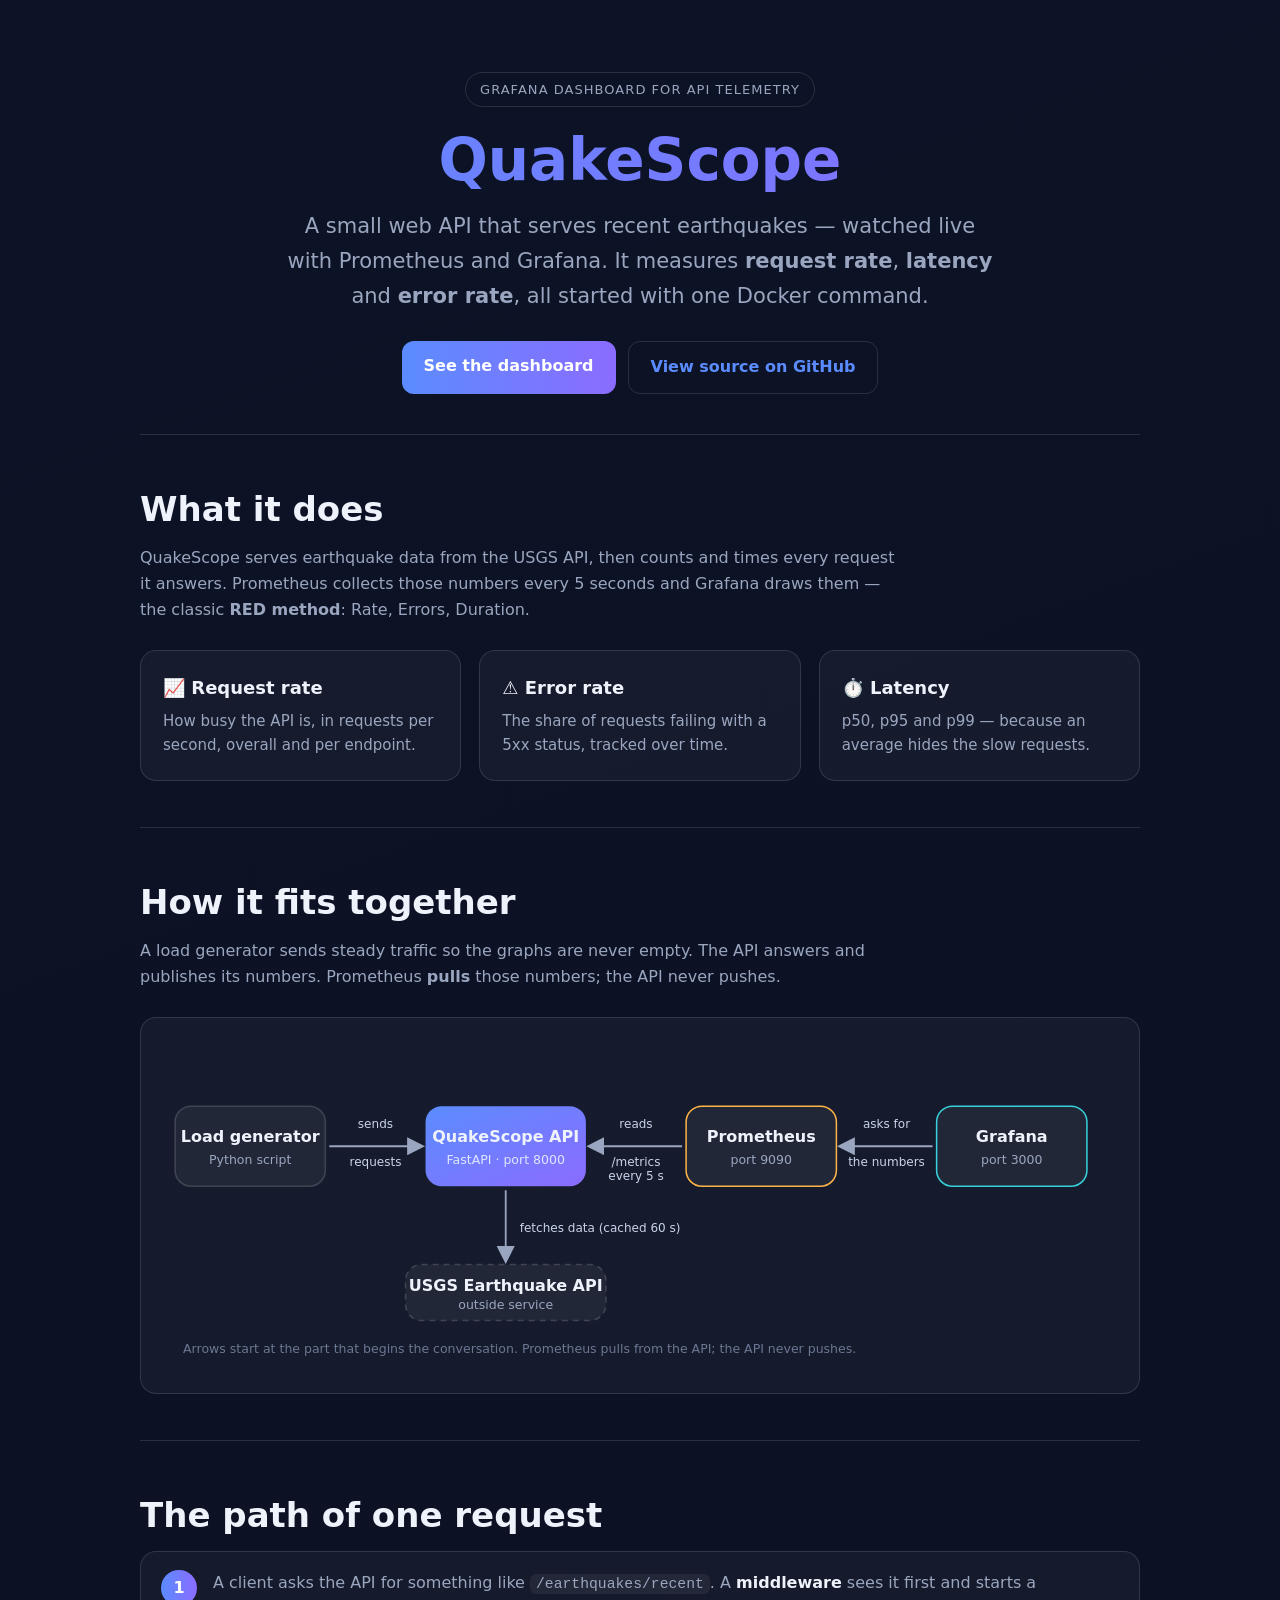
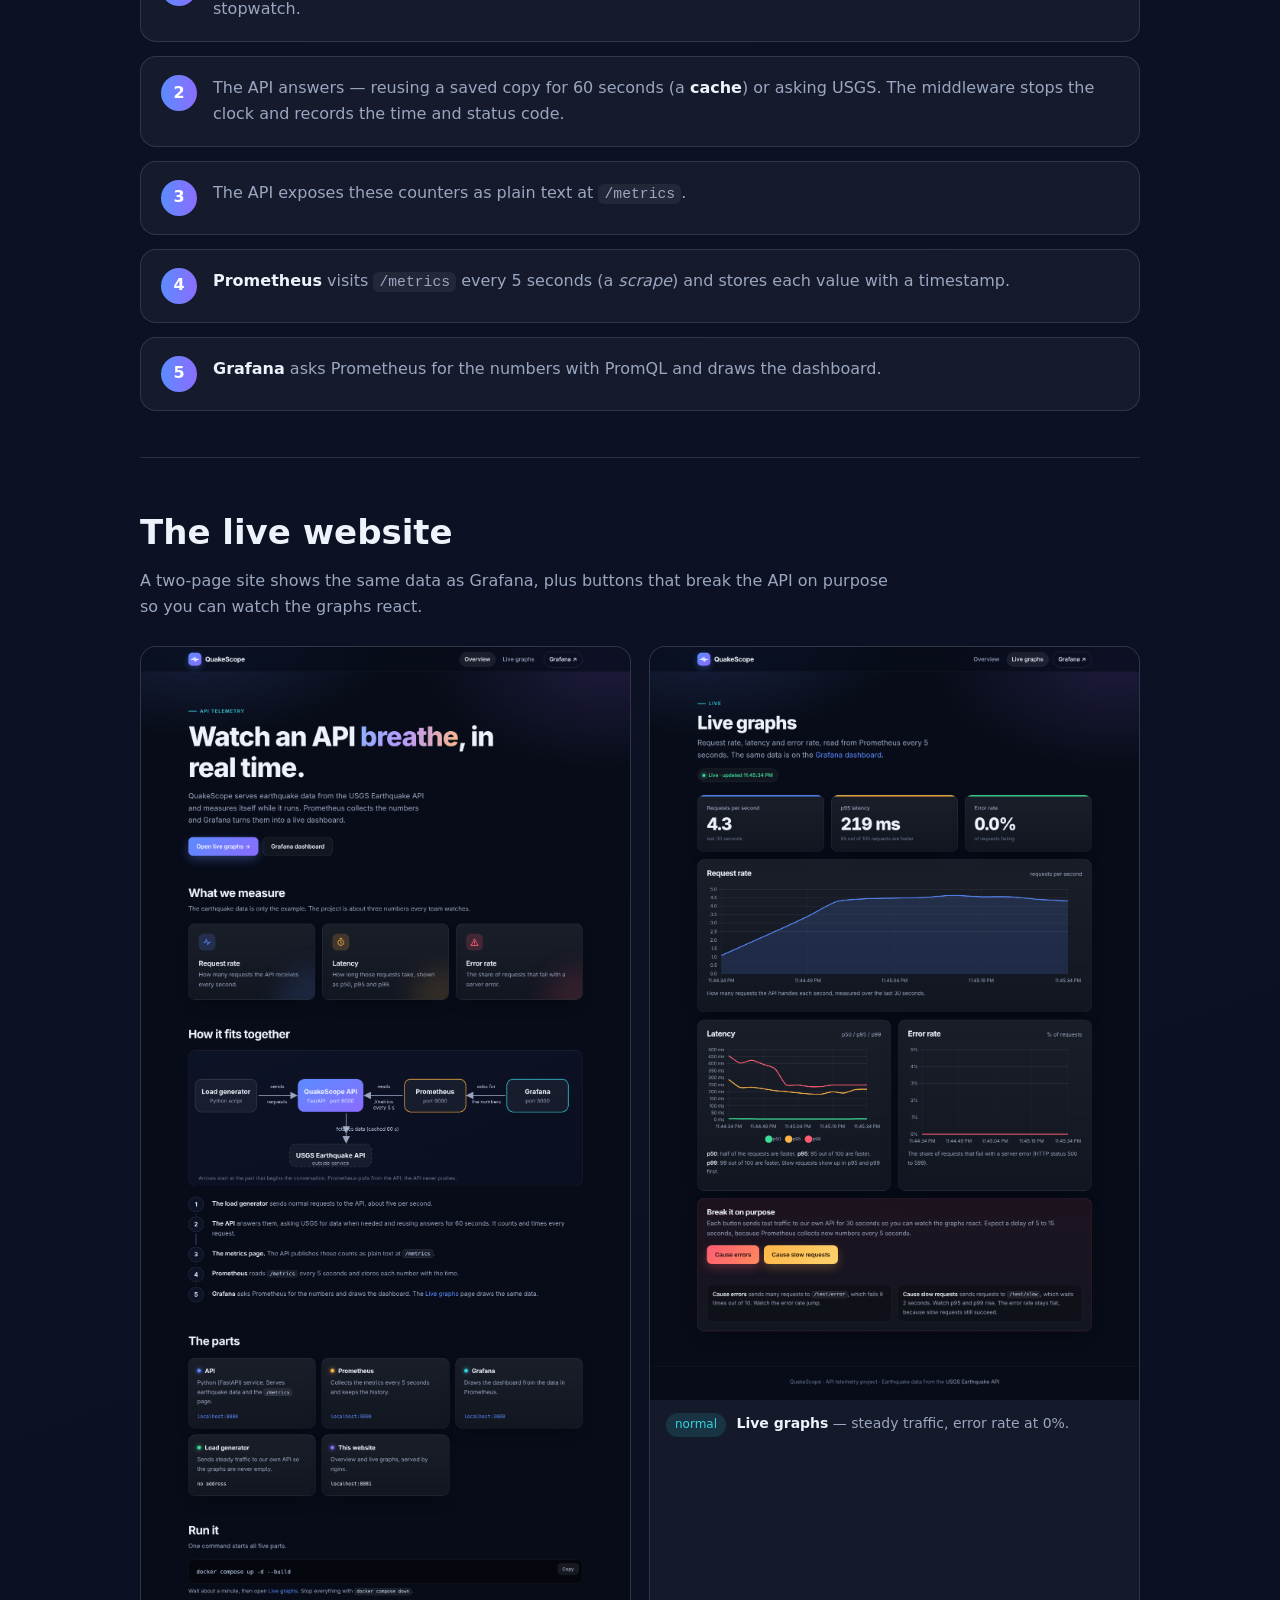
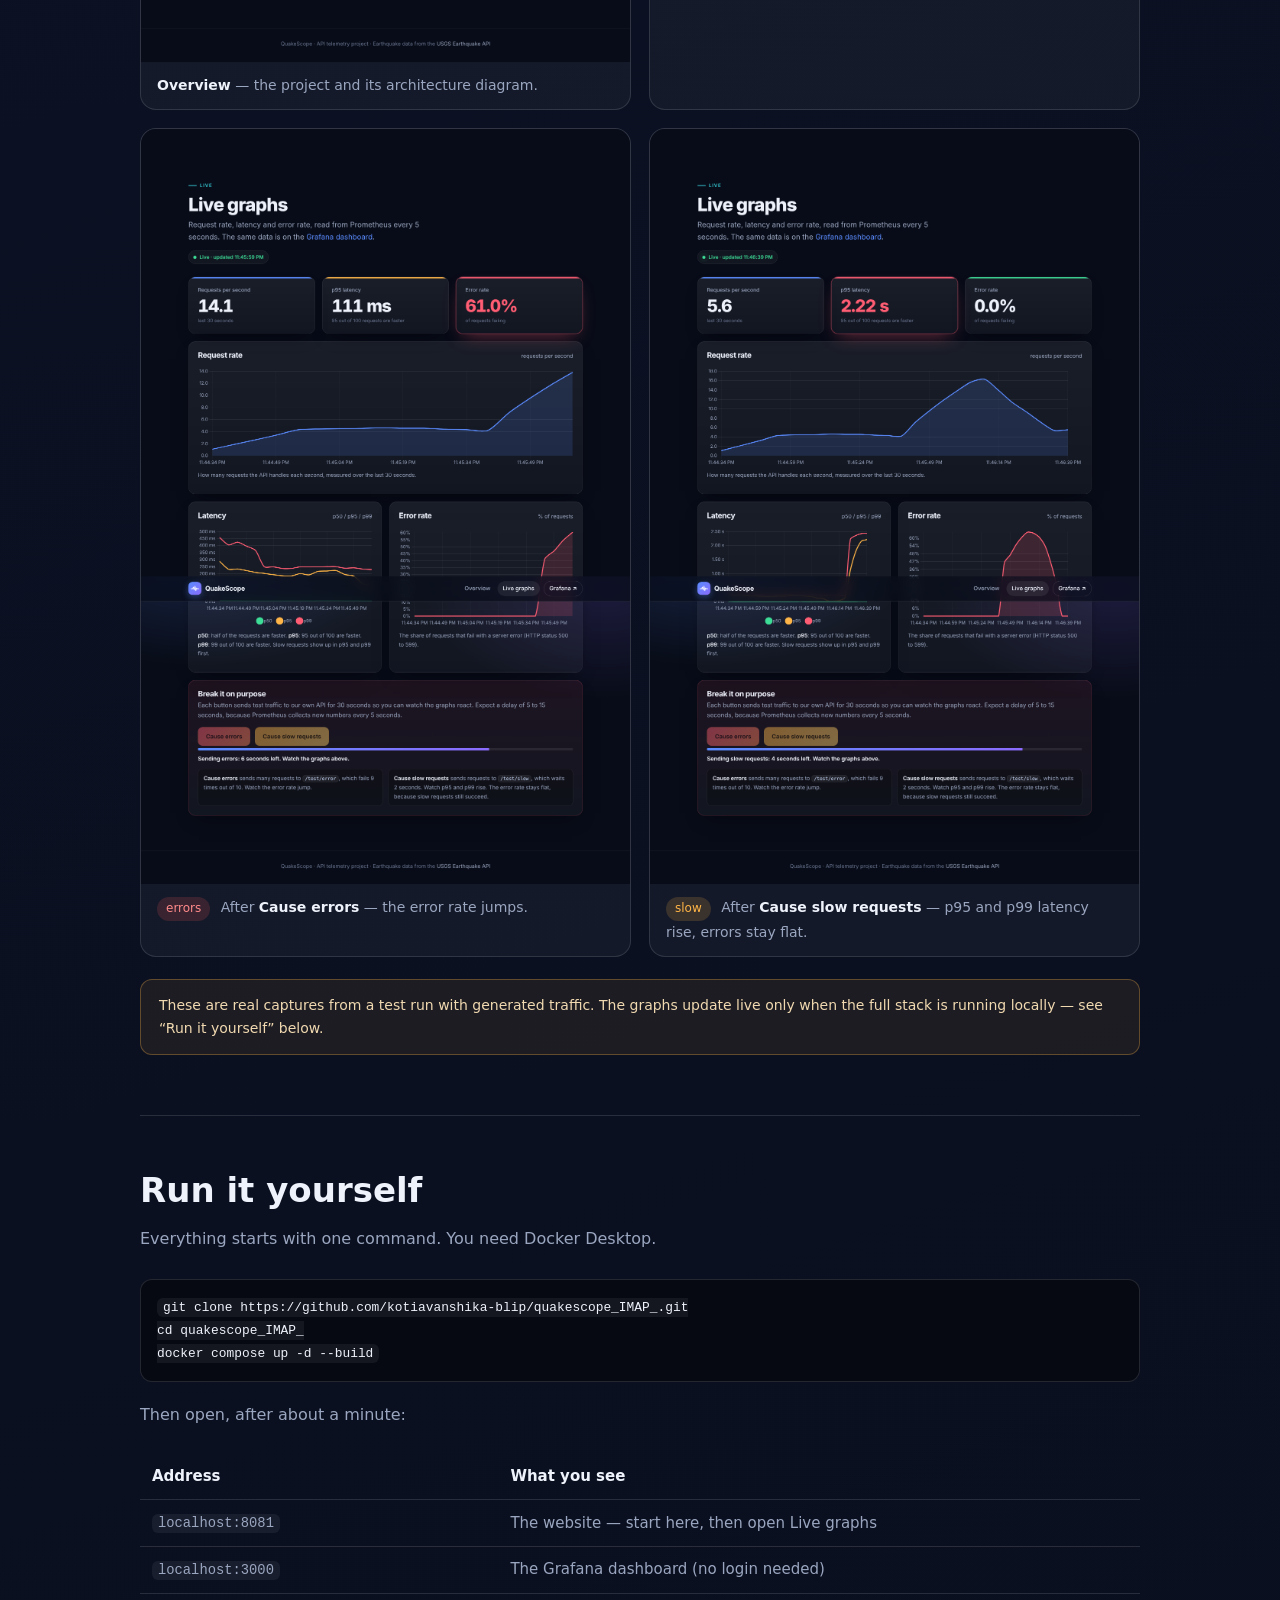
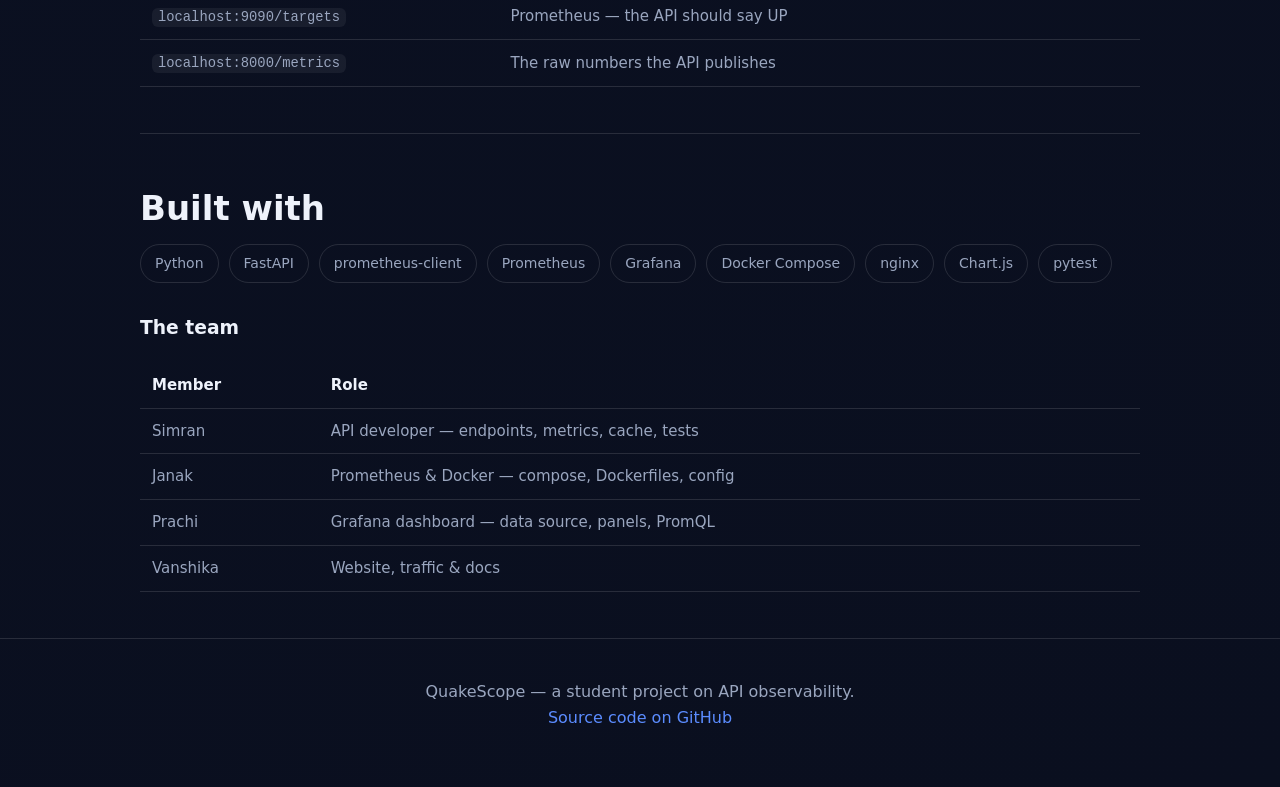
<file: docs/index.html>
<!DOCTYPE html>
<html lang="en">
<head>
<meta charset="utf-8">
<meta name="viewport" content="width=device-width, initial-scale=1">
<title>QuakeScope — API Telemetry Dashboard</title>
<meta name="description" content="QuakeScope: a small earthquake API watched with Prometheus and Grafana. Request rate, latency and error rate, all in Docker Compose.">
<style>
  :root{
    --bg:#0a0f1f; --bg2:#0d1326; --card:rgba(255,255,255,.04);
    --line:rgba(255,255,255,.12); --txt:#eef2fb; --muted:#9aa6bf;
    --accent:#5b8cff; --accent2:#8b6cff; --amber:#ffb547; --teal:#36d1dc;
    --radius:16px;
  }
  *{box-sizing:border-box}
  html{scroll-behavior:smooth}
  body{
    margin:0; background:linear-gradient(160deg,var(--bg2),var(--bg));
    color:var(--txt); font:16px/1.65 Inter,"Segoe UI",system-ui,Arial,sans-serif;
    -webkit-font-smoothing:antialiased;
  }
  a{color:var(--accent); text-decoration:none}
  a:hover{text-decoration:underline}
  .wrap{max-width:1040px; margin:0 auto; padding:0 20px}
  header.hero{text-align:center; padding:72px 20px 40px}
  .badge{display:inline-block; font-size:13px; letter-spacing:.08em; text-transform:uppercase;
    color:var(--muted); border:1px solid var(--line); border-radius:999px; padding:6px 14px; margin-bottom:22px}
  h1{font-size:clamp(34px,6vw,58px); line-height:1.1; margin:0 0 16px;
    background:linear-gradient(90deg,var(--accent),var(--accent2)); -webkit-background-clip:text; background-clip:text; color:transparent}
  .sub{font-size:clamp(16px,2.4vw,21px); color:var(--muted); max-width:720px; margin:0 auto 28px}
  .cta{display:flex; gap:12px; justify-content:center; flex-wrap:wrap}
  .btn{display:inline-block; padding:12px 22px; border-radius:12px; font-weight:600; border:1px solid var(--line)}
  .btn.primary{background:linear-gradient(90deg,var(--accent),var(--accent2)); color:#fff; border:none}
  .btn:hover{text-decoration:none; transform:translateY(-1px)}
  .btn{transition:transform .15s ease}
  section{padding:46px 0; border-top:1px solid var(--line)}
  h2{font-size:clamp(24px,3.6vw,34px); margin:0 0 8px}
  .lead{color:var(--muted); max-width:760px; margin:0 0 26px}
  .grid{display:grid; gap:18px}
  .cols-3{grid-template-columns:repeat(3,1fr)}
  .cols-2{grid-template-columns:repeat(2,1fr)}
  .card{background:var(--card); border:1px solid var(--line); border-radius:var(--radius); padding:22px}
  .card h3{margin:0 0 6px; font-size:18px}
  .card p{margin:0; color:var(--muted); font-size:15px}
  .arch{background:var(--card); border:1px solid var(--line); border-radius:var(--radius); padding:18px}
  .arch svg{width:100%; height:auto; border-radius:10px}
  .steps{counter-reset:s; display:grid; gap:14px}
  .step{display:flex; gap:16px; align-items:flex-start; background:var(--card); border:1px solid var(--line); border-radius:var(--radius); padding:18px 20px}
  .step::before{counter-increment:s; content:counter(s); flex:0 0 36px; height:36px; display:grid; place-items:center;
    border-radius:50%; background:linear-gradient(90deg,var(--accent),var(--accent2)); color:#fff; font-weight:700}
  .step div{color:var(--muted)}
  .step b{color:var(--txt)}
  figure{margin:0}
  .shot{background:var(--card); border:1px solid var(--line); border-radius:var(--radius); overflow:hidden}
  .shot img{width:100%; display:block; background:#060912}
  .shot figcaption{padding:12px 16px; font-size:14px; color:var(--muted)}
  .shot figcaption b{color:var(--txt)}
  .tag{display:inline-block; font-size:12px; padding:2px 9px; border-radius:999px; margin-right:6px}
  .tag.ok{background:rgba(54,209,220,.14); color:var(--teal)}
  .tag.err{background:rgba(255,87,87,.16); color:#ff8a8a}
  .tag.slow{background:rgba(255,181,71,.16); color:var(--amber)}
  .stack{display:flex; flex-wrap:wrap; gap:10px; margin-top:6px}
  .chip{border:1px solid var(--line); border-radius:999px; padding:7px 14px; font-size:14px; color:var(--muted)}
  table{width:100%; border-collapse:collapse; font-size:15px}
  th,td{text-align:left; padding:10px 12px; border-bottom:1px solid var(--line)}
  th{color:var(--txt)} td{color:var(--muted)}
  code{background:rgba(255,255,255,.06); padding:2px 6px; border-radius:6px; font-size:.92em}
  pre{background:#060912; border:1px solid var(--line); border-radius:12px; padding:16px; overflow:auto; font-size:14px}
  footer{padding:40px 20px 60px; text-align:center; color:var(--muted); border-top:1px solid var(--line)}
  .note{background:rgba(255,181,71,.08); border:1px solid rgba(255,181,71,.3); border-radius:12px; padding:14px 18px; color:#f0d9b0; font-size:14px}
  @media(max-width:760px){ .cols-3,.cols-2{grid-template-columns:1fr} }
</style>
</head>
<body>

<header class="hero">
  <div class="wrap">
    <span class="badge">Grafana Dashboard for API Telemetry</span>
    <h1>QuakeScope</h1>
    <p class="sub">A small web API that serves recent earthquakes — watched live with Prometheus and Grafana. It measures <b>request rate</b>, <b>latency</b> and <b>error rate</b>, all started with one Docker command.</p>
    <div class="cta">
      <a class="btn primary" href="#screenshots">See the dashboard</a>
      <a class="btn" href="https://github.com/kotiavanshika-blip/quakescope_IMAP_" target="_blank" rel="noopener">View source on GitHub</a>
    </div>
  </div>
</header>

<main class="wrap">

  <section id="what">
    <h2>What it does</h2>
    <p class="lead">QuakeScope serves earthquake data from the USGS API, then counts and times every request it answers. Prometheus collects those numbers every 5 seconds and Grafana draws them — the classic <b>RED method</b>: Rate, Errors, Duration.</p>
    <div class="grid cols-3">
      <div class="card"><h3>📈 Request rate</h3><p>How busy the API is, in requests per second, overall and per endpoint.</p></div>
      <div class="card"><h3>⚠️ Error rate</h3><p>The share of requests failing with a 5xx status, tracked over time.</p></div>
      <div class="card"><h3>⏱️ Latency</h3><p>p50, p95 and p99 — because an average hides the slow requests.</p></div>
    </div>
  </section>

  <section id="architecture">
    <h2>How it fits together</h2>
    <p class="lead">A load generator sends steady traffic so the graphs are never empty. The API answers and publishes its numbers. Prometheus <b>pulls</b> those numbers; the API never pushes.</p>
    <div class="arch">
      <svg xmlns="http://www.w3.org/2000/svg" viewBox="0 0 960 330" font-family="Inter, Segoe UI, system-ui, Arial, sans-serif">
        <defs>
          <linearGradient id="gApi" x1="0" y1="0" x2="1" y2="1"><stop offset="0" stop-color="#5b8cff"/><stop offset="1" stop-color="#8b6cff"/></linearGradient>
          <marker id="a" markerWidth="10" markerHeight="10" refX="8" refY="5" orient="auto"><path d="M0,0 L10,5 L0,10 z" fill="#9aa6bf"/></marker>
        </defs>
        <g fill="rgba(255,255,255,.05)" stroke="rgba(255,255,255,.16)" stroke-width="1.5">
          <rect x="16"  y="70" width="150" height="80" rx="16"/>
          <rect x="526" y="70" width="150" height="80" rx="16" stroke="#ffb547"/>
          <rect x="776" y="70" width="150" height="80" rx="16" stroke="#36d1dc"/>
          <rect x="246" y="228" width="200" height="56" rx="16" stroke-dasharray="6 5"/>
        </g>
        <rect x="266" y="70" width="160" height="80" rx="16" fill="url(#gApi)"/>
        <g text-anchor="middle" font-size="16" font-weight="650" fill="#eef2fb">
          <text x="91" y="106">Load generator</text><text x="346" y="106">QuakeScope API</text>
          <text x="601" y="106">Prometheus</text><text x="851" y="106">Grafana</text>
          <text x="346" y="254">USGS Earthquake API</text>
        </g>
        <g text-anchor="middle" font-size="12.5" fill="#9aa6bf">
          <text x="91" y="128">Python script</text><text x="601" y="128">port 9090</text><text x="851" y="128">port 3000</text>
          <text x="346" y="272">outside service</text>
        </g>
        <text x="346" y="128" text-anchor="middle" font-size="12.5" fill="#dfe6ff">FastAPI · port 8000</text>
        <g stroke="#9aa6bf" stroke-width="1.8" marker-end="url(#a)" fill="none">
          <line x1="170" y1="110" x2="262" y2="110"/>
          <line x1="522" y1="110" x2="430" y2="110"/>
          <line x1="772" y1="110" x2="680" y2="110"/>
          <line x1="346" y1="154" x2="346" y2="224"/>
        </g>
        <g text-anchor="middle" font-size="12" fill="#c9d3ea">
          <text x="216" y="92">sends</text><text x="216" y="130">requests</text>
          <text x="476" y="92">reads</text><text x="476" y="130">/metrics</text><text x="476" y="144">every 5 s</text>
          <text x="726" y="92">asks for</text><text x="726" y="130">the numbers</text>
        </g>
        <text x="360" y="196" font-size="12" fill="#c9d3ea">fetches data (cached 60 s)</text>
        <text x="24" y="316" font-size="12.5" fill="#6b7792">Arrows start at the part that begins the conversation. Prometheus pulls from the API; the API never pushes.</text>
      </svg>
    </div>
  </section>

  <section id="flow">
    <h2>The path of one request</h2>
    <div class="steps">
      <div class="step"><div>A client asks the API for something like <code>/earthquakes/recent</code>. A <b>middleware</b> sees it first and starts a stopwatch.</div></div>
      <div class="step"><div>The API answers — reusing a saved copy for 60 seconds (a <b>cache</b>) or asking USGS. The middleware stops the clock and records the time and status code.</div></div>
      <div class="step"><div>The API exposes these counters as plain text at <code>/metrics</code>.</div></div>
      <div class="step"><div><b>Prometheus</b> visits <code>/metrics</code> every 5 seconds (a <i>scrape</i>) and stores each value with a timestamp.</div></div>
      <div class="step"><div><b>Grafana</b> asks Prometheus for the numbers with PromQL and draws the dashboard.</div></div>
    </div>
  </section>

  <section id="screenshots">
    <h2>The live website</h2>
    <p class="lead">A two-page site shows the same data as Grafana, plus buttons that break the API on purpose so you can watch the graphs react.</p>
    <div class="grid cols-2">
      <figure class="shot">
        <img src="screenshots/overview.png" alt="Overview page with architecture diagram" loading="lazy">
        <figcaption><b>Overview</b> — the project and its architecture diagram.</figcaption>
      </figure>
      <figure class="shot">
        <img src="screenshots/live-normal.png" alt="Live graphs during normal traffic" loading="lazy">
        <figcaption><span class="tag ok">normal</span> <b>Live graphs</b> — steady traffic, error rate at 0%.</figcaption>
      </figure>
      <figure class="shot">
        <img src="screenshots/live-errors.png" alt="Live graphs while causing errors" loading="lazy">
        <figcaption><span class="tag err">errors</span> After <b>Cause errors</b> — the error rate jumps.</figcaption>
      </figure>
      <figure class="shot">
        <img src="screenshots/live-slow.png" alt="Live graphs while causing slow requests" loading="lazy">
        <figcaption><span class="tag slow">slow</span> After <b>Cause slow requests</b> — p95 and p99 latency rise, errors stay flat.</figcaption>
      </figure>
    </div>
    <p class="note" style="margin-top:22px">These are real captures from a test run with generated traffic. The graphs update live only when the full stack is running locally — see “Run it yourself” below.</p>
  </section>

  <section id="run">
    <h2>Run it yourself</h2>
    <p class="lead">Everything starts with one command. You need Docker Desktop.</p>
    <pre><code>git clone https://github.com/kotiavanshika-blip/quakescope_IMAP_.git
cd quakescope_IMAP_
docker compose up -d --build</code></pre>
    <p class="lead" style="margin-top:20px">Then open, after about a minute:</p>
    <table>
      <tr><th>Address</th><th>What you see</th></tr>
      <tr><td><code>localhost:8081</code></td><td>The website — start here, then open Live graphs</td></tr>
      <tr><td><code>localhost:3000</code></td><td>The Grafana dashboard (no login needed)</td></tr>
      <tr><td><code>localhost:9090/targets</code></td><td>Prometheus — the API should say UP</td></tr>
      <tr><td><code>localhost:8000/metrics</code></td><td>The raw numbers the API publishes</td></tr>
    </table>
  </section>

  <section id="stack">
    <h2>Built with</h2>
    <div class="stack">
      <span class="chip">Python</span><span class="chip">FastAPI</span><span class="chip">prometheus-client</span>
      <span class="chip">Prometheus</span><span class="chip">Grafana</span><span class="chip">Docker Compose</span>
      <span class="chip">nginx</span><span class="chip">Chart.js</span><span class="chip">pytest</span>
    </div>
    <h3 style="margin-top:30px">The team</h3>
    <table>
      <tr><th>Member</th><th>Role</th></tr>
      <tr><td>Simran</td><td>API developer — endpoints, metrics, cache, tests</td></tr>
      <tr><td>Janak</td><td>Prometheus & Docker — compose, Dockerfiles, config</td></tr>
      <tr><td>Prachi</td><td>Grafana dashboard — data source, panels, PromQL</td></tr>
      <tr><td>Vanshika</td><td>Website, traffic & docs</td></tr>
    </table>
  </section>

</main>

<footer>
  <div class="wrap">
    QuakeScope — a student project on API observability.<br>
    <a href="https://github.com/kotiavanshika-blip/quakescope_IMAP_" target="_blank" rel="noopener">Source code on GitHub</a>
  </div>
</footer>

</body>
</html>
</file>
